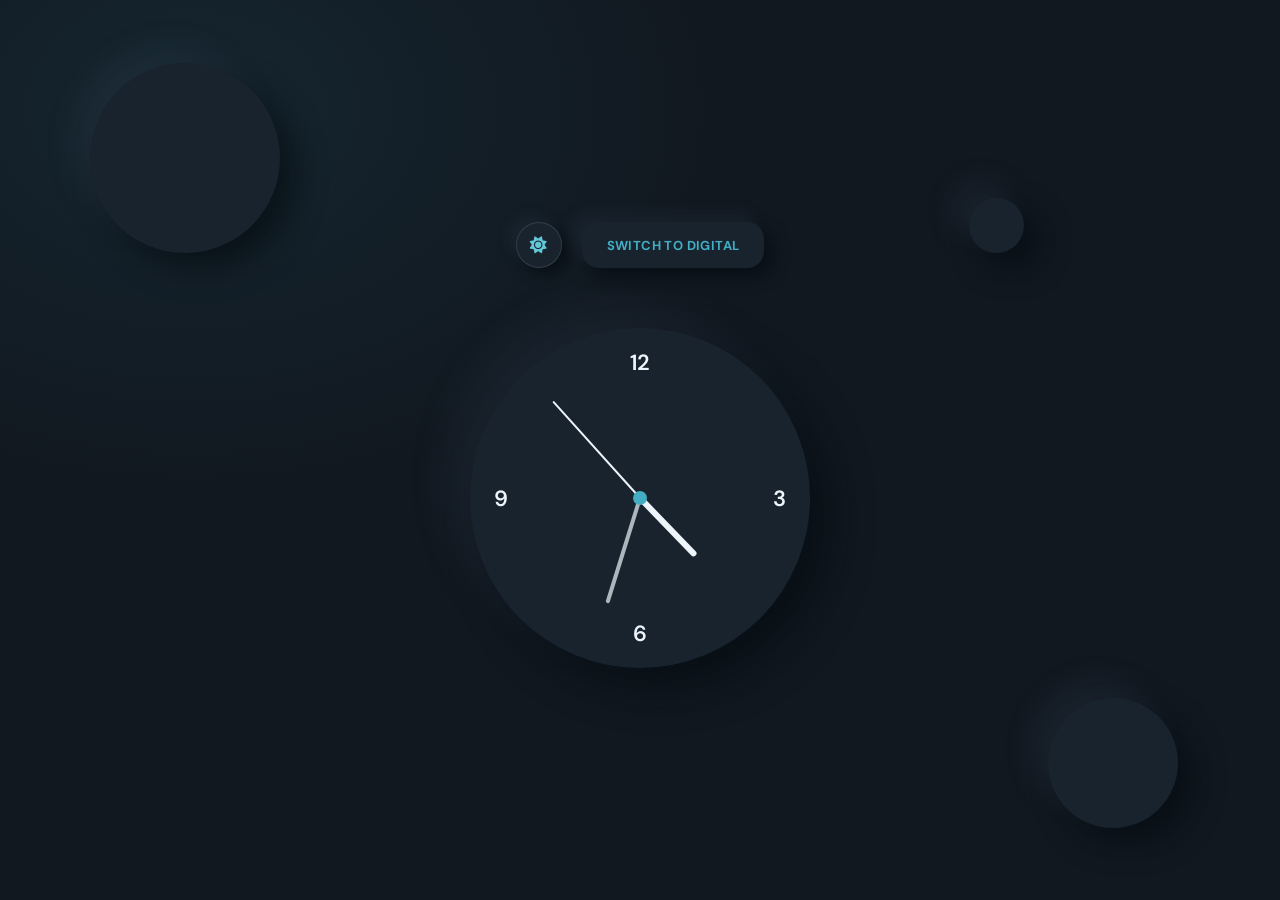
<file: Desk_Clock/index.html>
<!DOCTYPE html>
<html lang="en">
<head>
    <title>Desk Clock</title>
    <link rel="stylesheet" href="https://cdnjs.cloudflare.com/ajax/libs/font-awesome/6.5.2/css/all.min.css">
    <link href="https://fonts.googleapis.com/css2?family=DM+Sans:wght@400;500;600;700&display=swap" rel="stylesheet">
    <link rel="stylesheet" href="style.css">
</head>
<body data-theme="dark">
    <div class="bg-circle bg1"></div>
    <div class="bg-circle bg2"></div>
    <div class="bg-circle bg3"></div>

    <div class="controls">
        <button type="button" class="theme-toggle" id="themeToggle" aria-label="Switch mode">
            <i class="fa-solid fa-sun" aria-hidden="true"></i>
        </button>
        <button id="mode-btn" class="main-btn">SWITCH TO DIGITAL</button>
    </div>

    <div class="clock-wrapper">
        <div class="clock analog active" id="analog-clock">
            <div class="numbers">
                <span class="twelve">12</span>
                <span class="three">3</span>
                <span class="six">6</span>
                <span class="nine">9</span>
            </div>
            <div class="arrows">
                <div class="hour"></div>
                <div class="minute"></div>
                <div class="second"></div>
            </div>
        </div>

        <div class="clock digital" id="digital-clock">
            <div class="desk-legs">
                <div class="leg"></div>
                <div class="leg"></div>
                <div class="base-plate"></div>
            </div>

            <div class="clock-screen">
                <div class="note-wrapper" id="hour-wrapper">
                    <div class="sticky-note" id="hour-note">
                        <span class="note-text" id="hour-val">--</span>
                    </div>
                </div>
                <div class="colon">:</div>
                <div class="note-wrapper" id="minute-wrapper">
                    <div class="sticky-note" id="minute-note">
                        <span class="note-text" id="minute-val">--</span>
                    </div>
                </div>
            </div>
        </div>
    </div>

    <script src="script.js"></script>
</body>
</html>
</file>
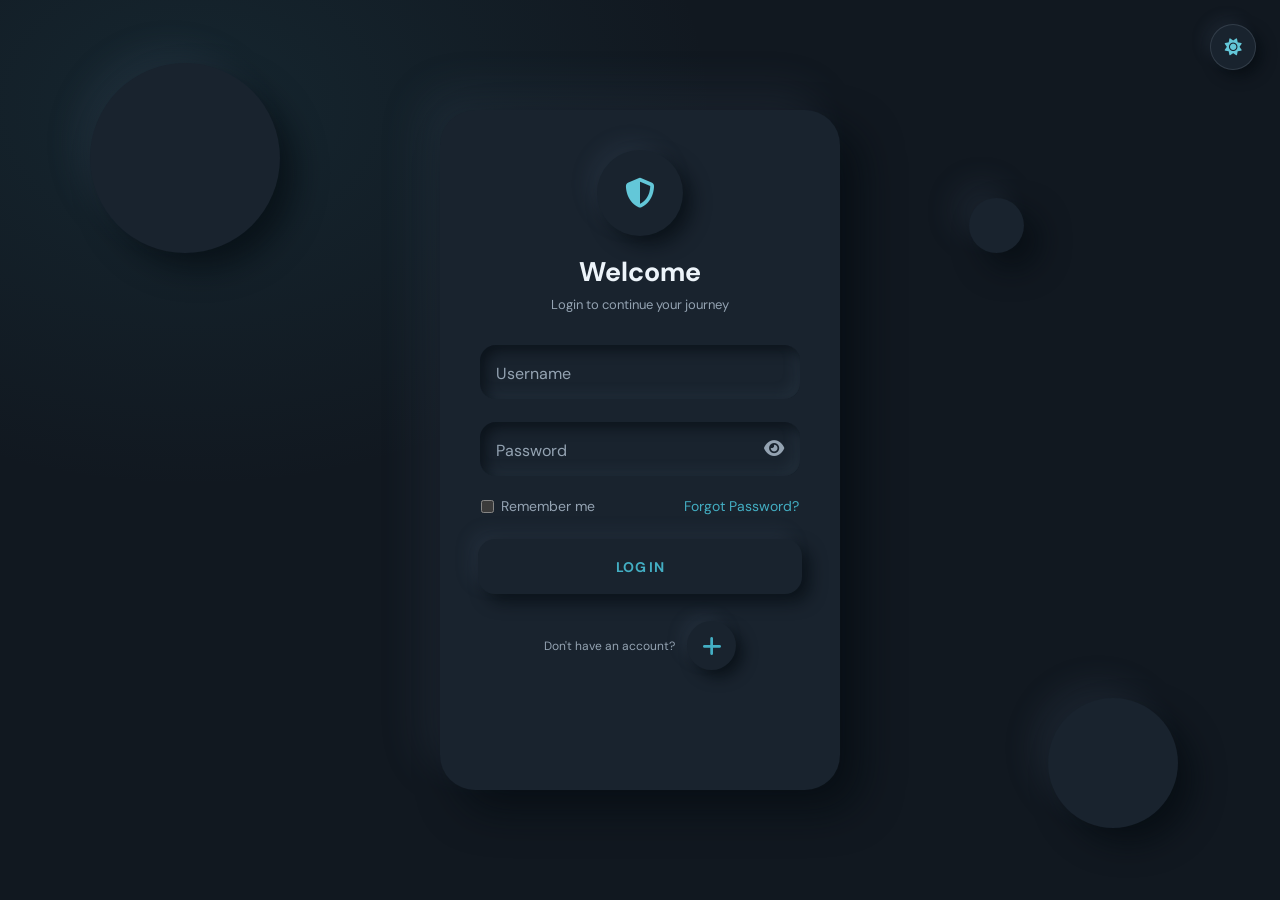
<file: Login_page/index.html>
<!DOCTYPE html>
<html lang="en">

<head>
    <meta charset="UTF-8">
    <meta name="viewport" content="width=device-width, initial-scale=1.0">
    <title>Login & Sign Up Form UI</title>
    <link rel="stylesheet" href="https://cdnjs.cloudflare.com/ajax/libs/font-awesome/6.5.2/css/all.min.css">
    <link rel="stylesheet" href="style.css">
</head>

<body data-theme="dark">
    <button type="button" class="theme-toggle" id="themeToggle" aria-label="Switch to light mode" title="Switch to light mode">
        <i class="fa-solid fa-sun" aria-hidden="true"></i>
    </button>
    <div class="bg-circle bg1"></div>
    <div class="bg-circle bg2"></div>
    <div class="bg-circle bg3"></div>

    <div class="auth-wrapper">
        <div class="auth-card" id="authCard">

           
            <div class="form-panel login-panel">
                <div class="logo">
                    <i class="fa-solid fa-shield-halved"></i>
                </div>
                <h1>Welcome</h1>
                <p class="subtitle">Login to continue your journey</p>

                <form action="cgi-bin/login.cgi" method="POST" class="sign-in-form">
               
                    <div class="input-group">
                        <div class="electric-glow"></div>
                        <div class="electric-border"></div>
                        <input type="text" id="loginUsername" name="username" placeholder=" " autocomplete="username" required>
                        <label for="loginUsername">
                            Username
                        </label>
                    </div>

             
                    <div class="input-group">
                        <div class="electric-glow"></div>
                        <div class="electric-border"></div>
                        <input type="password" id="loginPassword" name="password" placeholder=" " autocomplete="current-password" required>
                        <label for="loginPassword">
                            Password
                        </label>
                        <button type="button" class="password-toggle" onclick="togglePassword('loginPassword', this)" aria-label="Show password">
                            <i class="fa-solid fa-eye" aria-hidden="true"></i>
                        </button>
                    </div>

                    <div class="options">
                        <label class="checkbox">
                            <input type="checkbox">
                            Remember me
                        </label>
                        <a href="#">
                            Forgot Password?
                        </a>
                    </div>
                    
                    <button type="submit" class="main-btn">LOG IN</button>
                </form>

                <div class="switch-area">
                    <span>
                        Don't have an account?
                    </span>
                    <button type="button" class="switch-circle" onclick="flipCard()">
                        <i class="fa-solid fa-plus"></i>
                    </button>
                </div>
            </div>


            <div class="form-panel signup-panel">
                <div class="logo">
                    <i class="fa-solid fa-user-plus"></i>
                </div>
                <h1>Create Account</h1>
                <p class="subtitle">
                    Start your journey with us
                </p>

                <form action="cgi-bin/register.cgi" method="POST" class="sign-up-form">
                    <!-- Name -->
                    <div class="input-group">
                        <div class="electric-glow"></div>
                        <div class="electric-border"></div>
                        <input type="text" id="signupUsername" name="username" placeholder=" " autocomplete="username" required>
                        <label for="signupUsername">
                            Username
                        </label>
                    </div>

                    <div class="input-group">
                        <div class="electric-glow"></div>
                        <div class="electric-border"></div>
                        <input type="email" id="signupEmail" placeholder=" " autocomplete="email" required>
                        <label for="signupEmail">
                           Email Address
                        </label>
                    </div>

                    <div class="input-group">
                        <div class="electric-glow"></div>
                        <div class="electric-border"></div>
                        <input type="password" id="signupPassword" name="password" placeholder=" " autocomplete="new-password" required>
                        <label for="signupPassword">
                            Password
                        </label>
                        <button type="button" class="password-toggle" onclick="togglePassword('signupPassword', this)" aria-label="Show password">
                            <i class="fa-solid fa-eye" aria-hidden="true"></i>
                        </button>
                    </div>

                    <div class="input-group">
                        <div class="electric-glow"></div>
                        <div class="electric-border"></div>
                        <input type="password" id="confirmPassword" placeholder=" " autocomplete="new-password" required>
                        <label for="confirmPassword">
                           Confirm Password
                        </label>
                        <button type="button" class="password-toggle" onclick="togglePassword('confirmPassword', this)" aria-label="Show password">
                            <i class="fa-solid fa-eye" aria-hidden="true"></i>
                        </button>
                    </div>
                    
                    <button type="submit" class="main-btn">CREATE ACCOUNT</button>
                </form>

                <div class="switch-area">
                    <span>
                        Already have an account?
                    </span>
                    <button type="button" class="switch-circle" onclick="flipCard()">
                        <i class="fa-solid fa-arrow-left"></i>
                    </button>
                </div>
            </div>
        </div>
    </div>
</body>
<script src="script.js"></script>

</html>
</file>
<file: Desk_Clock/style.css>
:root {
    color-scheme: dark;
    --page: #111820;
    --surface: #19232e;
    --surface-shadow: rgba(4, 9, 15, .62);
    --surface-highlight: rgba(67, 86, 105, .19);
    --text: #edf4fa;
    --accent: #63c7d8;
    --accent-strong: #43aec3;
    --note-s: 30%;
    --note-l: 50%;
    --note-text: #111820;
}

body[data-theme="light"] {
    color-scheme: light;
    --page: #e7ebf0;
    --surface: #e7ebf0;
    --surface-shadow: rgba(163, 177, 198, .65);
    --surface-highlight: rgba(255, 255, 255, .95);
    --text: #303943;
    --accent: #087cff;
    --accent-strong: #006cff;

    --note-s: 85%;
    --note-l: 85%;
    --note-text: #303943;
}

body[data-theme="dark"] {
    --note-s: 25%;
    --note-l: 60%;
    --note-text: #111820;
}

* {
    margin: 0;
    padding: 0;
    box-sizing: border-box;
    font-family: "DM Sans", sans-serif;
}

body {
    min-height: 100vh;
    display: flex;
    flex-direction: column;
    justify-content: center;
    align-items: center;
    background: radial-gradient(ellipse at 15% 12%, rgba(51, 131, 150, .13), transparent 34%), var(--page);
    color: var(--text);
    overflow: hidden;
    transition: background .35s ease, color .35s ease;
}

.bg-circle {
    position: fixed;
    border-radius: 50%;
    background: var(--surface);
    box-shadow: 15px 15px 30px var(--surface-shadow), -15px -15px 30px var(--surface-highlight);
    z-index: -5;
    animation: floating 6s ease-in-out infinite;
}

.bg1 { width: 190px; height: 190px; top: 7%; left: 7%; }
.bg2 { width: 130px; height: 130px; right: 8%; bottom: 8%; animation-delay: 1.5s; }
.bg3 { width: 55px; height: 55px; right: 20%; top: 22%; animation-delay: 3s; }

@keyframes floating {
    0%, 100% { transform: translateY(0); }
    50% { transform: translateY(-18px); }
}

.controls {
    display: flex;
    gap: 20px;
    margin-bottom: 50px;
    align-items: center;
    z-index: 10;
}

.theme-toggle {
    width: 46px;
    height: 46px;
    border: 1px solid rgba(148, 163, 178, .2);
    border-radius: 50%;
    background: var(--surface);
    color: var(--accent);
    box-shadow: 6px 6px 14px var(--surface-shadow), -6px -6px 14px var(--surface-highlight);
    cursor: pointer;
    font-size: 17px;
    transition: transform .25s ease, background .35s ease, color .35s ease;
}

.theme-toggle:hover { transform: translateY(-2px) rotate(12deg); }

.main-btn {
    padding: 0 25px;
    height: 46px;
    border: none;
    border-radius: 17px;
    background: var(--surface);
    color: var(--accent-strong);
    font-size: 13px;
    font-weight: 700;
    letter-spacing: .4px;
    cursor: pointer;
    box-shadow: 8px 8px 16px var(--surface-shadow), -8px -8px 16px var(--surface-highlight);
    transition: .3s ease;
}

.main-btn:hover { transform: translateY(-3px); }
.main-btn:active { transform: scale(.97); }

.clock-wrapper {
    position: relative;
    width: 360px;
    height: 360px;
}

.clock {
    position: absolute;
    top: 50%;
    left: 50%;
    transform: translate(-50%, -50%) scale(0.9);
    background: var(--surface);
    box-shadow: 20px 20px 40px var(--surface-shadow), -20px -20px 40px var(--surface-highlight);
    display: flex;
    justify-content: center;
    align-items: center;
    transition: opacity 0.5s ease, transform 0.6s cubic-bezier(0.4, 0, 0.2, 1);
    opacity: 0;
    pointer-events: none;
}

.clock.active {
    opacity: 1;
    transform: translate(-50%, -50%) scale(1);
    pointer-events: auto;
}

.clock.analog {
    width: 340px;
    height: 340px;
    border-radius: 50%;
}

.numbers span {
    position: absolute;
    color: var(--text);
    font-size: 22px;
    font-weight: 600;
}

.twelve { top: 20px; left: 50%; transform: translateX(-50%); }
.three { right: 24px; top: 50%; transform: translateY(-50%); }
.six { bottom: 20px; left: 50%; transform: translateX(-50%); }
.nine { left: 24px; top: 50%; transform: translateY(-50%); }

.arrows {
    width: 100%;
    height: 100%;
    position: relative;
    display: flex;
    justify-content: center;
    align-items: center;
}

.arrows::before {
    content: "";
    width: 14px;
    height: 14px;
    background: var(--accent-strong);
    border-radius: 50%;
    z-index: 10;
}

.arrows div {
    position: absolute;
    bottom: 50%;
    transform-origin: bottom;
    border-radius: 10px;
    background: var(--text);
}

.hour { height: 80px; width: 6px; }
.minute { height: 110px; width: 4px; opacity: 0.7; }
.second { height: 130px; width: 2px; background: var(--accent); }

.clock.digital {
    width: 350px;
    height: 200px;
    border-radius: 20px;
    flex-direction: column;
}

.desk-legs {
    position: absolute;
    bottom: -15px;
    width: 240px;
    height: 20px;
    display: flex;
    justify-content: space-between;
    z-index: -1;
}

.leg {
    width: 25px;
    height: 100%;
    background: var(--surface);
    border-radius: 0 0 10px 10px;
    box-shadow: 10px 10px 20px var(--surface-shadow), -10px -5px 20px var(--surface-highlight);
}

.base-plate {
    position: absolute;
    bottom: -8px;
    width: 100%;
    height: 8px;
    background: var(--surface);
    border-radius: 4px;
    box-shadow: 5px 5px 10px var(--surface-shadow);
}

.clock-screen {
    width: 90%;
    height: 80%;
    border-radius: 12px;
    background: var(--page);
    box-shadow: inset 8px 8px 16px var(--surface-shadow), inset -8px -8px 16px var(--surface-highlight);
    display: flex;
    justify-content: center;
    align-items: center;
    gap: 15px;
    position: relative;
}

.colon {
    font-size: 50px;
    font-weight: 700;
    color: var(--text);
    padding-bottom: 10px;
}

.note-wrapper {
    position: relative;
    width: 90px;
    height: 90px;
}

.sticky-note {
    position: absolute;
    width: 100%;
    height: 100%;
    display: flex;
    justify-content: center;
    align-items: center;
    font-size: 46px;
    font-weight: 700;
    color: var(--note-text);
    box-shadow: 2px 5px 10px rgba(0, 0, 0, 0.15);
    border-radius: 2px 2px 14px 2px;
    z-index: 10;
    
    --note-h: 50;
    background-color: hsl(var(--note-h), var(--note-s), var(--note-l));
    
    transition: background-color 0.5s ease, color 0.5s ease;
}

.sticky-note::after {
    content: "";
    position: absolute;
    bottom: 0;
    right: 0;
    border-width: 0 0 14px 14px;
    border-style: solid;
    border-color: transparent transparent rgba(0,0,0,0.12) rgba(0,0,0,0.06);
    transition: border-color 0.5s ease;
}

.sticky-note.falling {
    z-index: 20;
    animation: dropAway 0.9s cubic-bezier(0.55, 0.085, 0.68, 0.53) forwards;
}

@keyframes dropAway {
    0% { transform: translateY(0) rotate(0deg); opacity: 1; }
    50% { opacity: 1; }
    100% { transform: translateY(220px) rotate(15deg) scale(0.9); opacity: 0; }
}
</file>
<file: Login_page/style.css>
@import url('https://fonts.googleapis.com/css2?family=DM+Sans:wght@400;500;600;700&display=swap');

* {
    padding: 0;
    margin: 0;
    box-sizing: border-box;
    font-family: "DM Sans", sans-serif;
}

body {
    min-height: 100vh;
    display: flex;
    justify-content: center;
    align-items: center;
    background: #e7ebf0;
    overflow: hidden;
    scrollbar-width: 0.7;
}

.input-group input {
    position: relative;
    z-index: 10; 
}

.bg-circle {
    position: fixed;
    border-radius: 50%;
    background: #e7ebf0;
    box-shadow: 15px 15px 30px rgba(163, 177, 198, .55), -15px -15px 30px rgba(255, 255, 255, .9);
    z-index: -5;
    animation: floating 6s ease-in-out infinite;
}

.bg1 {
    width: 190px;
    height: 190px;
    top: 7%;
    left: 7%;
}

.bg2 {
    width: 130px;
    height: 130px;
    right: 8%;
    bottom: 8%;
    animation-delay: 1.5s;
}

.bg3 {
    width: 55px;
    height: 55px;
    right: 20%;
    top: 22%;
    animation-delay: 3s;
}

@keyframes floating {

    0%,
    100% {
        transform: translateY(0);
    }

    50% {
        transform: translateY(-18px);
    }
}

.electric-glow, 
.electric-border {
    pointer-events: none;
}

.auth-wrapper {
    width: 400px;
    max-width: 92%;
    perspective: 1600px;
}

.auth-card {
    position: relative;
    width: 100%;
    min-height: 680px;
    transform-style: preserve-3d;
    transition: transform 1s cubic-bezier(.68, -0.55, .27, 1.55);
}

.auth-card.flipped {
    transform: rotateY(180deg);
}

.form-panel {
    position: absolute;
    inset: 0;
    padding: 40px 38px;
    border-radius: 35px;
    background: #e7ebf0;
    box-shadow: 20px 20px 40px rgba(163, 177, 198, .65), -20px -20px 40px rgba(255, 255, 255, .95);
    backface-visibility: hidden;
}

.signup-panel{
    transform: rotateY(180deg);
    pointer-events: none;
}

.auth-card.flipped .login-panel {
    pointer-events: none;
}

.auth-card.flipped .signup-panel {
    pointer-events: auto;
}

.logo{
    width: 86px;
    height: 86px;
    margin: 0 auto 18px;
    display: flex;
    justify-content: center;
    align-items: center;
    border-radius: 50%;
    font-size: 30px;
    color: #087cff;
    background: #e7ebf0;
    box-shadow: 9px 9px 18px rgba(163, 177, 198, .65), -9px -9px 18px rgba(255, 255, 255, .95);
    transition: 0.4s ease;
}
.logo:hover{
    transform: translateY(-5px) rotate(8deg);
}

h1{
    text-align: center;
    font-size: 27px;
    color: #303943;
    margin-bottom: 7px;
}

.subtitle{
    text-align: center;
    color: #7c858e;
    font-size: 13px;
    margin-bottom: 30px;
}

.input-group{
    position: relative;
    width: 100%;
    height: 58px;
    margin-bottom: 19px;
}

.electric-border{
    position: absolute;
    inset: -2px;
    border-radius: 19px;
    overflow: hidden;
    pointer-events: none;
    opacity: 0;
    transition: opacity .2s ease;
}

.electric-border::before{
    content: "";
    position: absolute;
    width: 170%;
    height: 170%;
    left: -35%;
    top: -35%;
    background: conic-gradient(
        from 0deg,
        transparent 0deg,
        transparent 30deg,
        #00eaff 45deg,
        #00aaff 65deg,
        #006cff 80deg,
        transparent 105deg,
        transparent 360deg
    );
    animation: electricRotate 1.1s linear infinite;
}

.electric-border::after{
    content: "";
    position: absolute;
    inset: 2px;
    border-radius: 17px;
    background: #e7ebf0;
}

.electric-glow{
    position: absolute;
    inset: -4px;
    border-radius: 21px;
    pointer-events: none;
    opacity: 0;
    filter: blur(7px);
}
.input-group:focus-within .electric-border{
    opacity: 1;
}

.input-group:focus-within .electric-glow{
    opacity: .55;
    animation: electricRotate 1.1s linear infinite;
}

@keyframes electricRotate{
    from{
        transform: rotate(0deg);
    }
    to{
        transform: rotate(360deg);
    }
}

.input-group input{
    position: absolute;
    inset: 2px;
    width: calc(100% - 4px);
    height: 54px;
    border: none;
    outline: none;
    border-radius: 16px;
    background: #e7ebf0;
    color: #303943;
    font-size: 15px;
    padding: 0 48px 0 18px;
    z-index: 20;
    box-shadow: inset 6px 6px 12px rgba(163, 177, 198, .55), inset -6px -6px 12px rgba(255, 255, 255, .95);
    transition: box-shadow .25s ease;
}

.input-group input:focus{
    box-shadow: inset 3px 3px 7px rgba(163, 177, 198, .55), inset -3px -3px 7px rgba(255, 255, 255, .95);
}

.input-group label{
    position: absolute;
    left: 18px;
    top: 20px;
    z-index: 30;
    color: #89929c;
    font-size: 16px;
    pointer-events: none;
    transition: all .25s ease;
}

.input-group input:focus + label,
.input-group input:not(:placeholder-shown) + label{
    top: -8px;
    left: 13px;
    padding: 2px 8px;
    border-radius: 7px;
    color: #0072ff;
    font-size: 10px;
    line-height: 14px;
    white-space: nowrap;
}

.password-toggle{
    position: absolute;
    right: 14px;
    top: 15px;
    width: 28px;
    height: 28px;
    display: flex;
    align-items: center;
    justify-content: center;
    border: none;
    background: transparent;
    color: #7d8790;
    cursor: pointer;
    z-index: 40;
    font-size: 18px;
}

.password-toggle:hover{
    color: #006cff;
    transform: scale(1.1);
}

.options{
    display: flex;
    justify-content: space-between;
    align-items: center;
    margin: 5px 3px 24px;
    color: #7d8790;
    font-size: 14px;
}

.checkbox{
    display: flex;
    align-items: center;
    gap: 7px;
}

.checkbox input{
    accent-color: #0072ff;
}

.options a{
    color: #006cff;
    text-decoration: none;
}

.main-btn{
    position: relative;
    isolation: isolate;
    width: 100%;
    height: 55px;
    border: none;
    border-radius: 17px;
    background: #e7ebf0;
    color: #006cff;
    font-size: 14px;
    font-weight: 700;
    letter-spacing: .4px;
    cursor: pointer;
    overflow: hidden;
     box-shadow: 8px 8px 16px rgba(163, 177, 198, .65), -8px -8px 16px rgba(255, 255, 255, .95);
    transition: .3s ease;
}

.main-btn::before{
    content: "";
    position: absolute;
    inset: 0;
    background: linear-gradient( 110deg, #006cff, #00cfff, #006cff);
    background-size: 200% 100%;
    transform: translateY(100%);
    transition: transform .35s ease;
    z-index: -1;
}

.main-btn:hover::before{
    transform: translateY(0);
    animation: buttonMove 1.5s linear infinite;
}

@keyframes buttonMove{
    from{
        background-position: 0 50%;
    }
    to{
        background-position: 200% 50%;
    }
}

.main-btn:hover{
    color: #fff;
    transform: translateY(-3px);
    box-shadow: 0 10px 25px rgba(0, 114, 255, .35);
}

.main-btn:active{
    transform: scale(.97);
}

.switch-area{
    display: flex;
    align-items: center;
    justify-content: center;
    gap: 12px;
    margin-top: 27px;
    font-size: 12px;
    color: #7d8790;
}

.switch-circle{
    width: 49px;
    height: 49px;
    border: none;
    border-radius: 50%;
    background: #e7ebf0;
    color: #0072ff;
    font-size: 22px;
    cursor: pointer;
    display: flex;
    justify-content: center;
    align-items: center;
     box-shadow: 7px 7px 14px rgba(163, 177, 198, .65), -7px -7px 14px rgba(255, 255, 255, .95);
     transition: .35s ease;
}

.switch-circle:hover{
    color: #fff;
    background: #0072ff;
    transform: rotate(180deg) scale(1.08);
    box-shadow: 0 8px 25px rgba(0, 114, 255, .35);
}

.switch-circle:active{
    transform: scale(.9);
}

:root {
    color-scheme: dark;
    --page: #111820;
    --surface: #19232e;
    --surface-shadow: rgba(4, 9, 15, .62);
    --surface-highlight: rgba(67, 86, 105, .19);
    --text: #edf4fa;
    --muted: #94a3b2;
    --accent: #63c7d8;
    --accent-strong: #43aec3;
    --field-shadow: rgba(4, 9, 15, .55);
    --field-highlight: rgba(67, 86, 105, .18);
}

body[data-theme="light"] {
    color-scheme: light;
    --page: #e7ebf0;
    --surface: #e7ebf0;
    --surface-shadow: rgba(163, 177, 198, .65);
    --surface-highlight: rgba(255, 255, 255, .95);
    --text: #303943;
    --muted: #7c858e;
    --accent: #087cff;
    --accent-strong: #006cff;
    --field-shadow: rgba(163, 177, 198, .55);
    --field-highlight: rgba(255, 255, 255, .95);
}

body {
    background: radial-gradient(ellipse at 15% 12%, rgba(51, 131, 150, .13), transparent 34%), var(--page);
    color: var(--text);
    overflow-x: hidden;
    transition: background .35s ease, color .35s ease;
}

.theme-toggle {
    position: fixed;
    top: 24px;
    right: 24px;
    z-index: 10;
    width: 46px;
    height: 46px;
    border: 1px solid rgba(148, 163, 178, .2);
    border-radius: 50%;
    background: var(--surface);
    color: var(--accent);
    box-shadow: 6px 6px 14px var(--surface-shadow), -6px -6px 14px var(--surface-highlight);
    cursor: pointer;
    font-size: 17px;
    transition: transform .25s ease, background .35s ease, color .35s ease;
}

.theme-toggle:hover {
    transform: translateY(-2px) rotate(12deg);
}

.bg-circle {
    background: var(--surface);
    box-shadow: 15px 15px 30px var(--surface-shadow), -15px -15px 30px var(--surface-highlight);
}

.form-panel {
    background: var(--surface);
    box-shadow: 20px 20px 40px var(--surface-shadow), -20px -20px 40px var(--surface-highlight);
}

.logo {
    color: var(--accent);
    background: var(--surface);
    box-shadow: 9px 9px 18px var(--surface-shadow), -9px -9px 18px var(--surface-highlight);
}

h1 {
    color: var(--text);
}

.subtitle,
.options,
.password-toggle,
.switch-area {
    color: var(--muted);
}

.electric-border::after {
    background: var(--surface);
}

.input-group input {
    background: var(--surface);
    color: var(--text);
    box-shadow: inset 6px 6px 12px var(--field-shadow), inset -6px -6px 12px var(--field-highlight);
}

.input-group input:focus {
    box-shadow: inset 3px 3px 7px var(--field-shadow), inset -3px -3px 7px var(--field-highlight);
}

.input-group label {
    color: var(--muted);
}

.input-group input:focus + label,
.input-group input:not(:placeholder-shown) + label {
    color: var(--accent-strong);
    background: var(--surface);
}

.password-toggle:hover,
.options a {
    color: var(--accent-strong);
}

.checkbox input {
    accent-color: var(--accent-strong);
}

.main-btn {
    background: var(--surface);
    color: var(--accent-strong);
    box-shadow: 8px 8px 16px var(--surface-shadow), -8px -8px 16px var(--surface-highlight);
}

.main-btn::before {
    background: linear-gradient(110deg, var(--accent-strong), #42d5c5, var(--accent-strong));
}

.switch-circle {
    background: var(--surface);
    color: var(--accent-strong);
    box-shadow: 7px 7px 14px var(--surface-shadow), -7px -7px 14px var(--surface-highlight);
}

.switch-circle:hover {
    background: var(--accent-strong);
}

@media (max-width: 480px) {
    body {
        align-items: flex-start;
        min-height: 100svh;
        padding: 76px 0 28px;
    }

    .form-panel {
        padding: 34px 28px;
    }

    .theme-toggle {
        top: 16px;
        right: 16px;
    }
}
</file>
